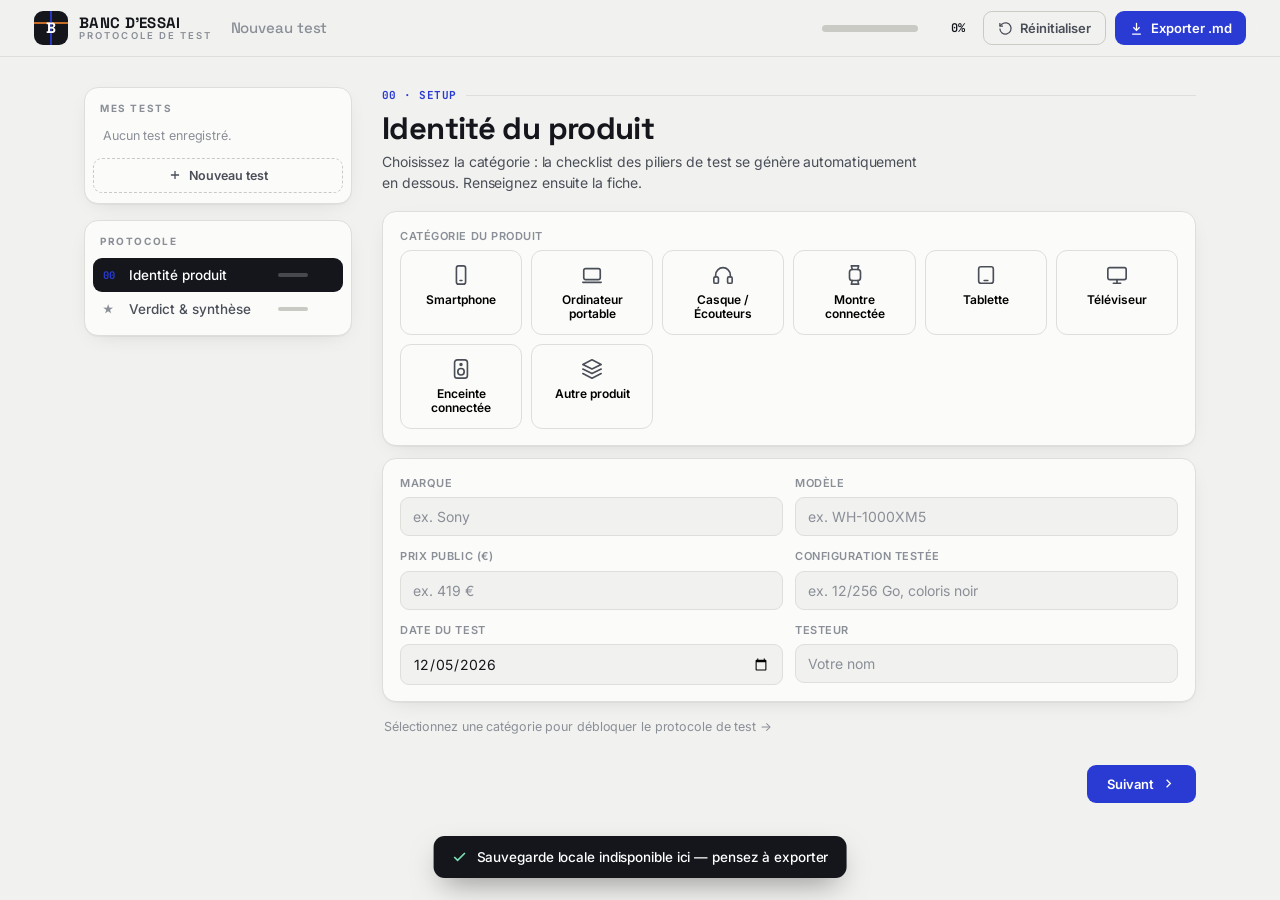
<file: banc-essai.html>
<!DOCTYPE html>
<html lang="fr">
<head>
<meta charset="UTF-8">
<meta name="viewport" content="width=device-width, initial-scale=1.0">
<title>Banc d'essai — Préparation de test</title>
<link rel="preconnect" href="https://fonts.googleapis.com">
<link rel="preconnect" href="https://fonts.gstatic.com" crossorigin>
<link href="https://fonts.googleapis.com/css2?family=Space+Grotesk:wght@400;500;600;700&family=Inter:wght@400;450;500;600&family=JetBrains+Mono:wght@400;500;700&display=swap" rel="stylesheet">
<style>
  :root{
    --paper:#F1F2EF;
    --card:#FBFBF9;
    --ink:#14161C;
    --ink-soft:#4A4E58;
    --ink-faint:#8A8E97;
    --line:#DEDFDA;
    --line-strong:#C9CAC4;
    --accent:#2A3BD4;      /* ultramarine — signature */
    --accent-ink:#1B2AA6;
    --amber:#D9772B;       /* on aime moins / alerte */
    --green:#1C9B6A;       /* validé */
    --shadow:0 1px 0 rgba(20,22,28,.04), 0 6px 24px -12px rgba(20,22,28,.18);
    --radius:14px;
  }
  *{box-sizing:border-box;margin:0;padding:0}
  html{scroll-behavior:smooth}
  body{
    font-family:'Inter',system-ui,sans-serif;
    background:var(--paper);
    color:var(--ink);
    line-height:1.5;
    -webkit-font-smoothing:antialiased;
    letter-spacing:-.006em;
  }
  ::selection{background:var(--accent);color:#fff}
  .mono{font-family:'JetBrains Mono',monospace}
  .disp{font-family:'Space Grotesk',sans-serif}

  /* ---------- TOP BAR ---------- */
  header.topbar{
    position:sticky;top:0;z-index:40;
    background:rgba(241,242,239,.86);
    backdrop-filter:blur(12px);
    border-bottom:1px solid var(--line);
    padding:11px clamp(16px,3vw,34px);
    display:flex;align-items:center;gap:18px;
  }
  .brand{display:flex;align-items:center;gap:11px;flex-shrink:0}
  .brand .glyph{
    width:34px;height:34px;border-radius:9px;background:var(--ink);
    display:grid;place-items:center;position:relative;overflow:hidden;
  }
  .brand .glyph::before{
    content:"";position:absolute;inset:0;
    background:
      linear-gradient(90deg,transparent 46%,var(--accent) 46%,var(--accent) 54%,transparent 54%),
      linear-gradient(0deg,transparent 62%,var(--amber) 62%,var(--amber) 68%,transparent 68%);
    opacity:.9;
  }
  .brand .glyph b{position:relative;color:#fff;font-family:'Space Grotesk';font-weight:700;font-size:15px}
  .brand .wm{line-height:1.05}
  .brand .wm .t{font-family:'Space Grotesk';font-weight:700;font-size:15px;letter-spacing:.02em}
  .brand .wm .s{font-size:9.5px;letter-spacing:.22em;text-transform:uppercase;color:var(--ink-faint);font-weight:600}

  .topbar .ident{
    flex:1;min-width:0;display:flex;align-items:baseline;gap:10px;overflow:hidden;
  }
  .ident .prod{font-family:'Space Grotesk';font-weight:600;font-size:15px;white-space:nowrap;overflow:hidden;text-overflow:ellipsis}
  .ident .prod .ph{color:var(--ink-faint);font-weight:500}
  .ident .cat{font-size:11px;color:var(--ink-faint);white-space:nowrap}

  .prog{display:flex;align-items:center;gap:9px;flex-shrink:0}
  .prog .bar{width:96px;height:7px;border-radius:20px;background:var(--line-strong);overflow:hidden}
  .prog .bar i{display:block;height:100%;width:0;background:linear-gradient(90deg,var(--accent),var(--accent-ink));transition:width .35s ease}
  .prog .pct{font-family:'JetBrains Mono';font-size:12px;font-weight:600;min-width:38px;text-align:right}

  .actions{display:flex;gap:9px;flex-shrink:0}
  button{font-family:inherit;cursor:pointer;border:none;transition:.14s}
  .btn{
    padding:8px 14px;border-radius:9px;font-size:13px;font-weight:600;
    display:inline-flex;align-items:center;gap:7px;
  }
  .btn.ghost{background:transparent;border:1px solid var(--line-strong);color:var(--ink-soft)}
  .btn.ghost:hover{border-color:var(--ink-soft);color:var(--ink)}
  .btn.solid{background:var(--accent);color:#fff}
  .btn.solid:hover{background:var(--accent-ink)}
  .btn svg{width:15px;height:15px}

  /* ---------- LAYOUT ---------- */
  .wrap{display:grid;grid-template-columns:268px 1fr;gap:clamp(16px,2.4vw,30px);
    max-width:1180px;margin:0 auto;padding:clamp(16px,2.6vw,30px) clamp(16px,3vw,34px) 90px;}

  /* ---------- SIDE NAV ---------- */
  aside{position:sticky;top:74px;align-self:start;height:fit-content}
  .navcard{background:var(--card);border:1px solid var(--line);border-radius:var(--radius);box-shadow:var(--shadow);overflow:hidden;margin-bottom:16px}
  .navcard h3{font-size:10px;letter-spacing:.16em;text-transform:uppercase;color:var(--ink-faint);font-weight:700;padding:13px 15px 7px}
  .navlist{padding:2px 8px 9px}
  .navitem{
    width:100%;text-align:left;background:transparent;border-radius:9px;
    padding:9px 10px;display:flex;align-items:center;gap:10px;color:var(--ink-soft);
    font-size:13.5px;font-weight:500;position:relative;
  }
  .navitem:hover{background:var(--paper)}
  .navitem.active{background:var(--ink);color:#fff}
  .navitem.active .idx{color:var(--accent)}
  .navitem.active .gge{background:rgba(255,255,255,.22)}
  .navitem .idx{font-family:'JetBrains Mono';font-size:10.5px;font-weight:700;color:var(--ink-faint);width:16px;flex-shrink:0}
  .navitem .lab{flex:1;white-space:nowrap;overflow:hidden;text-overflow:ellipsis}
  .navitem .gge{width:30px;height:4px;border-radius:20px;background:var(--line-strong);overflow:hidden;flex-shrink:0}
  .navitem .gge i{display:block;height:100%;background:var(--green);width:0;transition:width .3s}
  .navitem.active .gge i{background:#fff}
  .navitem .chk{width:15px;height:15px;flex-shrink:0;opacity:0;transition:.2s}
  .navitem.done .chk{opacity:1;color:var(--green)}
  .navitem.active.done .chk{color:#7CE0B5}
  .navitem.done .gge{display:none}

  .drafts .navlist{padding:2px 8px 6px}
  .draftitem{width:100%;text-align:left;background:transparent;border-radius:9px;padding:8px 10px;display:flex;flex-direction:column;gap:2px}
  .draftitem:hover{background:var(--paper)}
  .draftitem.active{background:var(--paper);box-shadow:inset 0 0 0 1.5px var(--accent)}
  .draftitem .dt{font-size:12.5px;font-weight:600;color:var(--ink);white-space:nowrap;overflow:hidden;text-overflow:ellipsis}
  .draftitem .dm{font-size:10.5px;color:var(--ink-faint);font-family:'JetBrains Mono'}
  .draftrow{display:flex;align-items:center;gap:6px}
  .draftrow .del{margin-left:auto;opacity:0;background:transparent;color:var(--ink-faint);padding:3px;border-radius:6px;line-height:0}
  .draftitem:hover .del{opacity:1}
  .draftrow .del:hover{color:var(--amber);background:var(--paper)}
  .newbtn{width:calc(100% - 16px);margin:0 8px 10px;padding:9px;border-radius:9px;border:1px dashed var(--line-strong);
    background:transparent;color:var(--ink-soft);font-size:12.5px;font-weight:600;display:flex;align-items:center;justify-content:center;gap:7px}
  .newbtn:hover{border-color:var(--accent);color:var(--accent)}

  /* ---------- MAIN ---------- */
  main{min-width:0}
  section.step{display:none;animation:fade .28s ease}
  section.step.on{display:block}
  @keyframes fade{from{opacity:0;transform:translateY(6px)}to{opacity:1;transform:none}}

  .stephead{margin-bottom:18px}
  .eyebrow{display:flex;align-items:center;gap:10px;margin-bottom:8px}
  .eyebrow .n{font-family:'JetBrains Mono';font-size:11px;font-weight:700;color:var(--accent);letter-spacing:.04em}
  .eyebrow .rule{height:1px;flex:1;background:var(--line)}
  .eyebrow .cnt{font-family:'JetBrains Mono';font-size:10.5px;color:var(--ink-faint)}
  .stephead h1{font-family:'Space Grotesk';font-size:clamp(23px,3.4vw,31px);font-weight:700;letter-spacing:-.02em;line-height:1.08}
  .stephead p.sub{color:var(--ink-soft);font-size:14px;margin-top:6px;max-width:60ch}

  /* fields */
  .field{background:var(--card);border:1px solid var(--line);border-radius:var(--radius);box-shadow:var(--shadow);padding:16px 17px;margin-bottom:12px;transition:border-color .2s}
  .field.filled{border-color:#B9D9C9}
  .field .fh{display:flex;align-items:flex-start;gap:12px;margin-bottom:9px}
  .field .fcode{font-family:'JetBrains Mono';font-size:10px;font-weight:700;color:var(--ink-faint);background:var(--paper);border:1px solid var(--line);padding:3px 6px;border-radius:6px;flex-shrink:0;margin-top:1px}
  .field.filled .fcode{color:var(--green);border-color:#B9D9C9;background:#EEF7F2}
  .field .fmeta{flex:1;min-width:0}
  .field .flab{font-family:'Space Grotesk';font-weight:600;font-size:15px;line-height:1.25}
  .field .fhint{font-size:12.5px;color:var(--ink-soft);margin-top:3px;line-height:1.45}
  .field .fhint b{color:var(--amber);font-weight:600}
  .rate{display:flex;gap:4px;flex-shrink:0}
  .rate button{width:22px;height:22px;border-radius:6px;background:var(--paper);border:1px solid var(--line);font-family:'JetBrains Mono';font-size:11px;font-weight:600;color:var(--ink-faint);line-height:0}
  .rate button:hover{border-color:var(--accent)}
  .rate button.sel{background:var(--accent);border-color:var(--accent);color:#fff}
  textarea,input,select{font-family:inherit;font-size:14px;color:var(--ink);width:100%;background:var(--paper);border:1px solid var(--line);border-radius:9px;padding:10px 12px;transition:.15s}
  textarea:focus,input:focus,select:focus{outline:none;border-color:var(--accent);background:#fff;box-shadow:0 0 0 3px rgba(42,59,212,.1)}
  textarea{resize:vertical;min-height:58px;line-height:1.5}
  textarea::placeholder,input::placeholder{color:var(--ink-faint)}

  /* identity grid */
  .idgrid{display:grid;grid-template-columns:repeat(2,1fr);gap:12px}
  .idgrid .cell.full{grid-column:1/-1}
  label.lbl{display:block;font-size:11px;font-weight:600;letter-spacing:.05em;text-transform:uppercase;color:var(--ink-faint);margin-bottom:6px}
  .catgrid{display:grid;grid-template-columns:repeat(auto-fill,minmax(112px,1fr));gap:9px;margin-top:2px}
  .catchip{background:var(--card);border:1.5px solid var(--line);border-radius:11px;padding:13px 10px;display:flex;flex-direction:column;align-items:center;gap:7px;text-align:center;transition:.15s}
  .catchip:hover{border-color:var(--line-strong);transform:translateY(-1px)}
  .catchip.sel{border-color:var(--accent);background:#fff;box-shadow:0 0 0 3px rgba(42,59,212,.1)}
  .catchip svg{width:22px;height:22px;color:var(--ink-soft)}
  .catchip.sel svg{color:var(--accent)}
  .catchip span{font-size:12px;font-weight:600;line-height:1.15}

  /* synthèse */
  .synthgrid{display:grid;grid-template-columns:1fr 1fr;gap:12px;margin-bottom:12px}
  .likecard{background:var(--card);border:1px solid var(--line);border-radius:var(--radius);box-shadow:var(--shadow);padding:15px 16px}
  .likecard h4{font-family:'Space Grotesk';font-size:14px;font-weight:600;display:flex;align-items:center;gap:8px;margin-bottom:11px}
  .likecard.pos h4 .dot{color:var(--green)}
  .likecard.neg h4 .dot{color:var(--amber)}
  .chips{display:flex;flex-wrap:wrap;gap:6px;margin-bottom:10px}
  .chip{display:inline-flex;align-items:center;gap:6px;font-size:12.5px;font-weight:500;padding:5px 8px 5px 10px;border-radius:20px;background:var(--paper);border:1px solid var(--line)}
  .likecard.pos .chip{border-color:#B9D9C9;background:#EEF7F2}
  .likecard.neg .chip{border-color:#F0D6BE;background:#FBF1E7}
  .chip button{background:transparent;line-height:0;color:var(--ink-faint);padding:0}
  .chip button:hover{color:var(--amber)}
  .addrow{display:flex;gap:7px}
  .addrow input{font-size:13px;padding:8px 10px}
  .addrow button{flex-shrink:0;width:36px;border-radius:8px;background:var(--ink);color:#fff;font-size:17px;line-height:0}
  .addrow button:hover{background:var(--accent)}

  .verdictcard{background:var(--card);border:1px solid var(--line);border-radius:var(--radius);box-shadow:var(--shadow);padding:16px 17px;margin-bottom:12px}
  .verdictcard .flab{font-family:'Space Grotesk';font-weight:600;font-size:15px;margin-bottom:9px}
  .scorewrap{display:flex;align-items:center;gap:14px;flex-wrap:wrap}
  .scorebtns{display:flex;gap:5px;flex-wrap:wrap}
  .scorebtns button{min-width:40px;padding:9px 6px;border-radius:8px;background:var(--paper);border:1px solid var(--line);font-family:'JetBrains Mono';font-weight:700;font-size:13px;color:var(--ink-soft)}
  .scorebtns button:hover{border-color:var(--accent)}
  .scorebtns button.sel{background:var(--accent);border-color:var(--accent);color:#fff}
  .scoreval{font-family:'Space Grotesk';font-weight:700;font-size:30px;letter-spacing:-.02em}
  .scoreval small{font-size:15px;color:var(--ink-faint);font-weight:500}

  /* footer nav */
  .stepnav{display:flex;justify-content:space-between;align-items:center;margin-top:20px;gap:12px}
  .stepnav .btn.solid.wide{padding:11px 20px}
  .stepnav .prevb{background:transparent;color:var(--ink-soft);border:1px solid var(--line-strong);padding:10px 16px;border-radius:9px;font-size:13px;font-weight:600;display:inline-flex;gap:7px;align-items:center}
  .stepnav .prevb:hover{border-color:var(--ink-soft);color:var(--ink)}
  .stepnav .prevb.hidden{visibility:hidden}

  /* modal */
  .modal{position:fixed;inset:0;z-index:60;background:rgba(20,22,28,.5);backdrop-filter:blur(4px);display:none;align-items:center;justify-content:center;padding:20px;animation:fade .2s}
  .modal.on{display:flex}
  .modalbox{background:var(--card);border-radius:16px;box-shadow:0 20px 60px -20px rgba(0,0,0,.4);width:min(720px,100%);max-height:86vh;display:flex;flex-direction:column;overflow:hidden}
  .modalhead{padding:16px 20px;border-bottom:1px solid var(--line);display:flex;align-items:center;gap:12px}
  .modalhead h3{font-family:'Space Grotesk';font-size:16px;font-weight:700;flex:1}
  .modalhead .x{background:var(--paper);border-radius:8px;padding:6px;line-height:0;color:var(--ink-soft)}
  .modalhead .x:hover{background:var(--line)}
  .modalbody{padding:16px 20px;overflow:auto}
  .modalbody textarea{min-height:300px;font-family:'JetBrains Mono';font-size:12px;line-height:1.6;background:var(--paper)}
  .modalfoot{padding:14px 20px;border-top:1px solid var(--line);display:flex;gap:9px;justify-content:flex-end;align-items:center}
  .modalfoot .hint{font-size:12px;color:var(--ink-faint);margin-right:auto}

  /* toast */
  .toast{position:fixed;bottom:22px;left:50%;transform:translateX(-50%) translateY(20px);z-index:80;
    background:var(--ink);color:#fff;padding:11px 18px;border-radius:11px;font-size:13.5px;font-weight:500;
    box-shadow:0 12px 30px -10px rgba(0,0,0,.5);opacity:0;pointer-events:none;transition:.28s;display:flex;align-items:center;gap:9px}
  .toast.on{opacity:1;transform:translateX(-50%) translateY(0)}
  .toast svg{width:16px;height:16px;color:#7CE0B5}

  .empty{color:var(--ink-faint);font-size:12.5px;padding:4px 2px 8px}

  @media(max-width:860px){
    .wrap{grid-template-columns:1fr;padding-bottom:80px}
    aside{position:static;order:2}
    .navcard.pillars{order:-1}
    .prog{display:none}
    .topbar .ident{display:none}
    .idgrid,.synthgrid{grid-template-columns:1fr}
  }
  @media(max-width:480px){
    .actions .btn.ghost span{display:none}
    .btn{padding:8px 11px}
  }
</style>
</head>
<body>

<header class="topbar">
  <div class="brand">
    <div class="glyph"><b>B</b></div>
    <div class="wm">
      <div class="t">BANC D'ESSAI</div>
      <div class="s">Protocole de test</div>
    </div>
  </div>
  <div class="ident">
    <span class="prod" id="identProd"><span class="ph">Nouveau test</span></span>
    <span class="cat" id="identCat"></span>
  </div>
  <div class="prog" title="Complétion du protocole">
    <div class="bar"><i id="progBar"></i></div>
    <span class="pct mono" id="progPct">0%</span>
  </div>
  <div class="actions">
    <button class="btn ghost" id="resetBtn" title="Repartir de zéro"><svg viewBox="0 0 24 24" fill="none" stroke="currentColor" stroke-width="2"><path d="M3 12a9 9 0 1 0 3-6.7L3 8"/><path d="M3 3v5h5"/></svg><span>Réinitialiser</span></button>
    <button class="btn solid" id="exportBtn"><svg viewBox="0 0 24 24" fill="none" stroke="currentColor" stroke-width="2"><path d="M12 3v12"/><path d="m7 10 5 5 5-5"/><path d="M5 21h14"/></svg>Exporter .md</button>
  </div>
</header>

<div class="wrap">
  <aside>
    <div class="navcard drafts">
      <h3>Mes tests</h3>
      <div class="navlist" id="draftList"></div>
      <button class="newbtn" id="newBtn"><svg width="14" height="14" viewBox="0 0 24 24" fill="none" stroke="currentColor" stroke-width="2.2"><path d="M12 5v14M5 12h14"/></svg>Nouveau test</button>
    </div>
    <div class="navcard pillars">
      <h3>Protocole</h3>
      <div class="navlist" id="stepNav"></div>
    </div>
  </aside>

  <main id="main"><!-- steps injected --></main>
</div>

<!-- Export modal -->
<div class="modal" id="modal">
  <div class="modalbox">
    <div class="modalhead">
      <h3>Notes de test — Markdown</h3>
      <button class="x" id="modalX"><svg width="16" height="16" viewBox="0 0 24 24" fill="none" stroke="currentColor" stroke-width="2"><path d="M18 6 6 18M6 6l12 12"/></svg></button>
    </div>
    <div class="modalbody">
      <textarea id="mdOut" spellcheck="false" readonly></textarea>
    </div>
    <div class="modalfoot">
      <span class="hint">À coller dans votre IA de rédaction, ou téléchargé en <b>.md</b>.</span>
      <button class="btn ghost" id="copyBtn"><svg viewBox="0 0 24 24" fill="none" stroke="currentColor" stroke-width="2"><rect x="9" y="9" width="11" height="11" rx="2"/><path d="M5 15V5a2 2 0 0 1 2-2h10"/></svg>Copier</button>
      <button class="btn solid" id="dlBtn"><svg viewBox="0 0 24 24" fill="none" stroke="currentColor" stroke-width="2"><path d="M12 3v12"/><path d="m7 10 5 5 5-5"/><path d="M5 21h14"/></svg>Télécharger</button>
    </div>
  </div>
</div>

<div class="toast" id="toast"><svg viewBox="0 0 24 24" fill="none" stroke="currentColor" stroke-width="2.5"><path d="M20 6 9 17l-5-5"/></svg><span id="toastMsg"></span></div>

<script>
/* =========================================================
   MODÈLE DE DONNÉES — catégories → piliers → champs
   Chaque champ : { code, label, hint }
   ========================================================= */
const ICONS = {
  smartphone:'<rect x="7" y="2" width="10" height="20" rx="2.5"/><path d="M11 18h2"/>',
  laptop:'<rect x="3" y="5" width="18" height="12" rx="2"/><path d="M2 20h20"/>',
  audio:'<path d="M4 14v-2a8 8 0 0 1 16 0v2"/><rect x="2" y="14" width="5" height="7" rx="1.5"/><rect x="17" y="14" width="5" height="7" rx="1.5"/>',
  watch:'<rect x="6" y="6" width="12" height="12" rx="3"/><path d="M9 6 8 2h8l-1 4M9 18l-1 4h8l-1-4"/>',
  tablet:'<rect x="4" y="3" width="16" height="18" rx="2.5"/><path d="M10 18h4"/>',
  tv:'<rect x="2" y="4" width="20" height="13" rx="2"/><path d="M8 21h8M12 17v4"/>',
  speaker:'<rect x="5" y="2" width="14" height="20" rx="3"/><circle cx="12" cy="15" r="3.5"/><circle cx="12" cy="7" r="1"/>',
  other:'<path d="M12 2 2 7l10 5 10-5-10-5Z"/><path d="m2 17 10 5 10-5M2 12l10 5 10-5"/>'
};

const CATEGORIES = {
  smartphone:{ label:"Smartphone", icon:ICONS.smartphone, pillars:[
    {name:"Design & Ergonomie", fields:[
      {label:"Matériaux & finition", hint:"Verre, métal, plastique ? Qualité d'assemblage, jeux dans les assemblages. <b>Piège : distinguer le ressenti premium du simple effet marketing.</b>"},
      {label:"Poids & équilibre", hint:"Pèse-t-il lourd en main ? Bon centre de gravité ? Comparez à un modèle connu du même segment."},
      {label:"Prise en main à une main", hint:"Atteint-on le haut de l'écran au pouce ? Bords glissants ? Tenue avec/sans coque."},
      {label:"Boutons & tranches", hint:"Course des boutons, position, bouton d'action éventuel. Tiroir SIM, port USB-C."},
      {label:"Résistance & robustesse", hint:"Indice IP (eau/poussière), type de verre, résistance aux rayures. <b>Ne jamais affirmer sans la fiche technique.</b>"},
    ]},
    {name:"Écran", fields:[
      {label:"Technologie & définition", hint:"OLED / LCD, taille en pouces, définition. Piqué à l'usage."},
      {label:"Taux de rafraîchissement", hint:"60/90/120 Hz, adaptatif (LTPO) ? <b>Vérifiez qu'il tient réellement le 120 Hz partout, pas qu'en réglages.</b>"},
      {label:"Luminosité en plein soleil", hint:"Lisible dehors ? Testez en extérieur, pas seulement en intérieur. Notez le pic annoncé vs ressenti."},
      {label:"Colorimétrie & modes", hint:"Couleurs justes ou saturées ? Profils disponibles, température, always-on display."},
      {label:"Tactile & fluidité", hint:"Réactivité, rejet de paume, sensibilité avec doigts humides."},
    ]},
    {name:"Performances", fields:[
      {label:"Puce (SoC) & mémoire", hint:"Processeur, RAM, variante testée. Positionnement (entrée / milieu / haut de gamme)."},
      {label:"Fluidité au quotidien", hint:"Navigation, multitâche, ouverture d'apps. Micro-ralentissements ?"},
      {label:"Jeu & charge lourde", hint:"Testez un jeu exigeant 15-20 min. Framerate stable ? <b>Mesurez sur la durée, pas 2 minutes.</b>"},
      {label:"Chauffe & throttling", hint:"Le dos chauffe-t-il ? Perte de performance après effort prolongé ? Où se situe le point chaud ?"},
      {label:"Stockage & débit", hint:"Capacité, extensible ? Rapidité d'écriture (transferts, install de jeux)."},
    ]},
    {name:"Photo & Vidéo", fields:[
      {label:"Capteur principal — jour", hint:"Piqué, dynamique, colorimétrie en bonne lumière. Traitement trop agressif ?"},
      {label:"Ultra grand-angle", hint:"Distorsion sur les bords, cohérence des couleurs avec le principal."},
      {label:"Zoom / téléobjectif", hint:"Zoom optique vs numérique. À partir de quel niveau ça décroche ?"},
      {label:"Mode nuit", hint:"Bruit, temps de pose, lissage. Testez en très faible lumière ET en éclairage urbain."},
      {label:"Portrait & frontal", hint:"Détourage, bokeh naturel ? Qualité du selfie, mode vidéo frontal."},
      {label:"Vidéo & stabilisation", hint:"Définitions/fps dispo, stabilisation en marchant, gestion des transitions de lumière."},
    ]},
    {name:"Autonomie & Charge", fields:[
      {label:"Endurance (usage réel)", hint:"Tenez une journée type et notez le % restant au coucher. <b>Précisez votre usage (écran, réseau) pour être crédible.</b>"},
      {label:"Écran allumé (SoT)", hint:"Heures d'écran allumé obtenues. Indiquez la luminosité et le réseau utilisés."},
      {label:"Charge filaire", hint:"Puissance, chargeur fourni ? Temps mesuré 0→50 % et 0→100 %."},
      {label:"Charge sans fil / inversée", hint:"Compatible Qi ? Puissance, présence de charge inversée."},
    ]},
    {name:"Logiciel & Écosystème", fields:[
      {label:"OS & version", hint:"Android/iOS, version à la sortie, surcouche du constructeur."},
      {label:"Personnalisation & fluidité logicielle", hint:"Options de thème, cohérence de l'interface, animations."},
      {label:"Suivi des mises à jour", hint:"Nombre d'années d'MAJ Android + de sécurité promises. <b>Argument clé pour la durée de vie.</b>"},
      {label:"Bloatware & publicités", hint:"Applications préinstallées imposées ? Pubs dans le système ?"},
      {label:"Fonctions IA", hint:"Outils d'IA embarqués (photo, texte, traduction). Utiles ou gadgets ? En local ou dans le cloud ?"},
    ]},
    {name:"Audio & Connectivité", fields:[
      {label:"Haut-parleurs", hint:"Stéréo ? Puissance, distorsion à fort volume, présence de basses."},
      {label:"Micros & appels", hint:"Voix claire pour l'interlocuteur ? Réduction du bruit ambiant en appel."},
      {label:"Réseau & 5G", hint:"Tenue du réseau, qualité de réception dans les zones faibles, double SIM/eSIM."},
      {label:"Wi-Fi / Bluetooth / NFC", hint:"Normes supportées, stabilité, paiement sans contact."},
      {label:"Biométrie", hint:"Empreinte (sous écran/latérale) et/ou visage. Rapidité et fiabilité au quotidien."},
    ]},
  ]},

  laptop:{ label:"Ordinateur portable", icon:ICONS.laptop, pillars:[
    {name:"Design & Châssis", fields:[
      {label:"Matériaux & robustesse", hint:"Alu, magnésium, plastique ? Rigidité du capot et du clavier (flex)."},
      {label:"Format & poids", hint:"Poids, épaisseur, transportabilité au quotidien."},
      {label:"Finition & ouverture", hint:"Qualité des charnières, ouverture à une main, points de faiblesse."},
    ]},
    {name:"Écran", fields:[
      {label:"Dalle & définition", hint:"IPS/OLED/Mini-LED, définition, mat ou brillant, taux de rafraîchissement."},
      {label:"Luminosité & couleurs", hint:"Luminosité (nits), couverture colorimétrique (sRGB/DCI-P3), usage extérieur."},
      {label:"Confort visuel", hint:"Reflets, scintillement (PWM), bords/encoches."},
    ]},
    {name:"Clavier & Touchpad", fields:[
      {label:"Frappe", hint:"Course des touches, retour, bruit, disposition. Rétroéclairage."},
      {label:"Touchpad", hint:"Taille, glisse, précision, clic. Présence de pavé tactile haptique."},
    ]},
    {name:"Performances", fields:[
      {label:"Processeur & GPU", hint:"CPU, carte graphique, RAM/SSD de la config testée."},
      {label:"Puissance soutenue", hint:"Performance sur charge longue (rendu, compilation). Gestion thermique."},
      {label:"Nuisances sonores & chauffe", hint:"Ventilateurs audibles ? Zones chaudes (repose-poignets, dessous) ?"},
    ]},
    {name:"Autonomie & Charge", fields:[
      {label:"Autonomie réelle", hint:"Heures obtenues en usage bureautique/vidéo. <b>Précisez luminosité et scénario.</b>"},
      {label:"Charge", hint:"USB-C ou barillet, puissance, temps de charge, charge rapide."},
    ]},
    {name:"Connectique & Webcam", fields:[
      {label:"Ports", hint:"Nombre et type (USB-C/Thunderbolt, HDMI, jack, lecteur SD). Suffisant sans dock ?"},
      {label:"Webcam & micros", hint:"Définition, qualité en visio, obturateur physique, Windows Hello."},
    ]},
    {name:"Logiciel", fields:[
      {label:"Système & logiciels préinstallés", hint:"OS, utilitaires du constructeur utiles ou envahissants, bloatware."},
    ]},
  ]},

  audio:{ label:"Casque / Écouteurs", icon:ICONS.audio, pillars:[
    {name:"Design & Confort", fields:[
      {label:"Confort longue durée", hint:"Points de pression après 1-2 h. Poids, maintien à l'effort (intra)."},
      {label:"Construction & finition", hint:"Matériaux, robustesse de l'arceau/tiges, boîtier de charge (intra)."},
      {label:"Commandes", hint:"Tactiles ou physiques ? Précision, faux contacts."},
    ]},
    {name:"Qualité audio", fields:[
      {label:"Signature sonore", hint:"Basses/médiums/aigus. Neutre ou marqué ? Testez plusieurs styles musicaux."},
      {label:"Scène & détails", hint:"Spatialisation, séparation des instruments, restitution des détails."},
      {label:"Codecs & Hi-Res", hint:"SAC/AAC/aptX/LDAC (LDAC = codec haute résolution Bluetooth). Différence audible ?"},
    ]},
    {name:"Réduction de bruit (ANC)", fields:[
      {label:"Efficacité de l'ANC", hint:"Testez transports, bureau, rue. <b>ANC = suppression active du bruit ; jugez sur les graves et les voix.</b>"},
      {label:"Mode transparence", hint:"Naturel ou artificiel ? Utile pour les annonces/conversations ?"},
      {label:"Confort acoustique", hint:"Sensation de pression, souffle de l'ANC."},
    ]},
    {name:"Micro & Appels", fields:[
      {label:"Qualité en appel", hint:"Voix claire ? Réduction du bruit de fond (vent, café). Faites un vrai appel test."},
    ]},
    {name:"Autonomie & Charge", fields:[
      {label:"Autonomie annoncée vs réelle", hint:"Avec/sans ANC. Recharges via boîtier (intra)."},
      {label:"Charge", hint:"Charge rapide (X h en Y min), sans fil, USB-C."},
    ]},
    {name:"App & Connectivité", fields:[
      {label:"Application & réglages", hint:"Égaliseur, mises à jour, personnalisation des commandes."},
      {label:"Bluetooth & multipoint", hint:"Stabilité, portée, connexion à deux appareils (multipoint), latence en vidéo/jeu."},
    ]},
  ]},

  watch:{ label:"Montre connectée", icon:ICONS.watch, pillars:[
    {name:"Design & Écran", fields:[
      {label:"Boîtier & bracelet", hint:"Matériaux, poids, confort jour et nuit, choix de bracelets."},
      {label:"Écran", hint:"Technologie, luminosité au soleil, always-on, lisibilité."},
    ]},
    {name:"Suivi santé & sport", fields:[
      {label:"Capteurs santé", hint:"Fréquence cardiaque, SpO2, ECG, température. <b>Ne présentez jamais comme dispositif médical.</b>"},
      {label:"Précision GPS & cardio", hint:"Comparez à une ceinture/appli de référence sur une sortie réelle."},
      {label:"Suivi du sommeil", hint:"Détail des phases, cohérence, confort au poignet la nuit."},
    ]},
    {name:"Logiciel & Apps", fields:[
      {label:"OS & fluidité", hint:"Système, réactivité, gestion des notifications."},
      {label:"Écosystème d'apps", hint:"Catalogue, cadrans, dépendance au smartphone/à la marque."},
    ]},
    {name:"Autonomie", fields:[
      {label:"Autonomie réelle", hint:"Jours tenus avec always-on et suivi activé. Temps de charge."},
    ]},
    {name:"Connectivité", fields:[
      {label:"Connexions", hint:"Bluetooth, Wi-Fi, LTE/eSIM, NFC (paiement), appairage."},
    ]},
  ]},

  tablet:{ label:"Tablette", icon:ICONS.tablet, pillars:[
    {name:"Design & Écran", fields:[
      {label:"Format & construction", hint:"Poids, tenue en main, finitions, bordures."},
      {label:"Écran", hint:"Dalle, définition, luminosité, taux de rafraîchissement, qualité pour la vidéo."},
    ]},
    {name:"Performances", fields:[
      {label:"Puissance", hint:"Puce, RAM, fluidité, jeu et création (retouche, dessin)."},
    ]},
    {name:"Autonomie", fields:[
      {label:"Autonomie", hint:"Heures en lecture vidéo, charge."},
    ]},
    {name:"Accessoires", fields:[
      {label:"Stylet & clavier", hint:"Latence du stylet, confort du clavier, prix des accessoires (souvent en option)."},
    ]},
    {name:"Logiciel", fields:[
      {label:"OS & multitâche", hint:"Optimisation grand écran, fenêtrage, suivi des mises à jour, bloatware."},
    ]},
    {name:"Audio & Connectivité", fields:[
      {label:"Son & connexions", hint:"Haut-parleurs, jack, USB-C, Wi-Fi/5G, accessoires magnétiques."},
    ]},
  ]},

  tv:{ label:"Téléviseur", icon:ICONS.tv, pillars:[
    {name:"Image", fields:[
      {label:"Technologie de dalle", hint:"OLED/QLED/LCD, définition, luminosité, gestion des noirs."},
      {label:"HDR & couleurs", hint:"Formats HDR (Dolby Vision, HDR10+), volume colorimétrique, précision."},
      {label:"Reflets & angles", hint:"Traitement antireflet, tenue des couleurs de côté, uniformité."},
    ]},
    {name:"Gaming", fields:[
      {label:"Fonctions jeu", hint:"120 Hz, VRR, ALLM, input lag mesuré, nombre de ports HDMI 2.1."},
    ]},
    {name:"Son", fields:[
      {label:"Audio intégré", hint:"Puissance, dialogues, basses. Besoin d'une barre de son ?"},
    ]},
    {name:"Système & Apps", fields:[
      {label:"Interface & applications", hint:"OS TV, fluidité, catalogue d'apps, pubs, télécommande."},
    ]},
    {name:"Design & Connectique", fields:[
      {label:"Design & ports", hint:"Finesse, pied/fixation, nombre et type de ports, gestion des câbles."},
    ]},
  ]},

  speaker:{ label:"Enceinte connectée", icon:ICONS.speaker, pillars:[
    {name:"Son", fields:[
      {label:"Signature & puissance", hint:"Équilibre, basses, distorsion à fort volume, tenue de la pièce."},
      {label:"Spatialisation", hint:"Restitution stéréo, calibration automatique selon la pièce."},
    ]},
    {name:"Assistant & Micros", fields:[
      {label:"Reconnaissance vocale", hint:"Portée des micros, compréhension dans le bruit, assistant intégré."},
    ]},
    {name:"Connectivité", fields:[
      {label:"Connexions", hint:"Wi-Fi, Bluetooth, AirPlay/Chromecast, entrée ligne, multiroom."},
    ]},
    {name:"Design & App", fields:[
      {label:"Design & application", hint:"Finitions, commandes physiques, égaliseur et réglages dans l'app."},
    ]},
  ]},

  other:{ label:"Autre produit", icon:ICONS.other, pillars:[
    {name:"Design & Ergonomie", fields:[
      {label:"Construction & finition", hint:"Matériaux, qualité perçue, robustesse."},
      {label:"Prise en main", hint:"Facilité d'installation et d'utilisation au quotidien."},
    ]},
    {name:"Fonctionnalités", fields:[
      {label:"Fonctions clés", hint:"Ce que le produit promet : est-ce tenu ? Fonctions marquantes ou manquantes."},
    ]},
    {name:"Performances / Qualité", fields:[
      {label:"Efficacité", hint:"Le produit fait-il bien son travail ? Testez ses cas d'usage principaux et extrêmes."},
    ]},
    {name:"Autonomie / Consommables", fields:[
      {label:"Énergie & consommables", hint:"Autonomie, charge, coût et disponibilité des consommables éventuels."},
    ]},
    {name:"Logiciel / App", fields:[
      {label:"Application & mises à jour", hint:"Ergonomie de l'app compagnon, suivi logiciel, connectivité."},
    ]},
    {name:"Rapport qualité-prix", fields:[
      {label:"Positionnement", hint:"Prix face à la concurrence directe. Justifié ?"},
    ]},
  ]},
};

/* =========================================================
   ÉTAT & PERSISTANCE
   ========================================================= */
const $ = s => document.querySelector(s);
const store = { // wrapper tolérant : window.storage sinon mémoire
  mem:{},
  ok: (typeof window!=="undefined" && window.storage && typeof window.storage.get==="function"),
  async get(k){ if(!this.ok) return this.mem[k]??null; try{const r=await window.storage.get(k);return r?r.value:null;}catch(e){return null;} },
  async set(k,v){ if(!this.ok){this.mem[k]=v;return;} try{await window.storage.set(k,v);}catch(e){} },
  async del(k){ if(!this.ok){delete this.mem[k];return;} try{await window.storage.delete(k);}catch(e){} },
};
const IDX_KEY="be:index";
const ITEM=id=>"be:item:"+id;

let state=null, activeStep=0, saveTimer=null;

function blankState(){
  return { id:"t_"+Date.now().toString(36)+Math.random().toString(36).slice(2,6),
    category:null, marque:"", modele:"", prix:"", config:"", date:new Date().toISOString().slice(0,10),
    testeur:"", fields:{}, ratings:{}, likes:[], dislikes:[], verdict:"", pourqui:"", note:null,
    updated:Date.now() };
}
function pillarsOf(){ return state.category ? CATEGORIES[state.category].pillars : []; }
function fieldKey(p,f){ return "p"+p+"f"+f; }
function fieldCode(cat,p,f){
  const pref=(CATEGORIES[cat]?.label||"GEN").slice(0,3).toUpperCase().replace(/[^A-Z]/g,'X');
  return pref+"-"+String(p+1).padStart(2,'0')+String.fromCharCode(97+f).toUpperCase();
}

/* completion */
function pillarStats(pi){
  const p=pillarsOf()[pi]; let filled=0;
  p.fields.forEach((f,fi)=>{ if((state.fields[fieldKey(pi,fi)]||"").trim()) filled++; });
  return {filled,total:p.fields.length};
}
function totalPct(){
  const ps=pillarsOf(); if(!ps.length) return 0;
  let f=0,t=0; ps.forEach((_,pi)=>{const s=pillarStats(pi);f+=s.filled;t+=s.total;});
  const idFilled = state.marque.trim()&&state.modele.trim()?1:0;
  const synthFilled = (state.likes.length||state.dislikes.length||state.verdict.trim()||state.note!=null)?1:0;
  t+=2; f+=idFilled+synthFilled;
  return t?Math.round(f/t*100):0;
}

/* =========================================================
   RENDU
   ========================================================= */
function stepDefs(){
  // 0 = identité, 1..n = piliers, dernier = synthèse
  const defs=[{type:"ident",label:"Identité produit"}];
  pillarsOf().forEach((p,i)=>defs.push({type:"pillar",label:p.name,pi:i}));
  defs.push({type:"synth",label:"Verdict & synthèse"});
  return defs;
}

function renderNav(){
  const defs=stepDefs(), nav=$("#stepNav"); nav.innerHTML="";
  defs.forEach((d,i)=>{
    let done=false, ratio=0;
    if(d.type==="ident"){ done=!!(state.marque.trim()&&state.modele.trim()); ratio=done?1:0; }
    else if(d.type==="pillar"){ const s=pillarStats(d.pi); ratio=s.total?s.filled/s.total:0; done=ratio===1; }
    else { done=!!(state.verdict.trim()||state.note!=null||state.likes.length||state.dislikes.length); ratio=done?1:0; }
    const b=document.createElement("button");
    b.className="navitem"+(i===activeStep?" active":"")+(done?" done":"");
    b.innerHTML=`<span class="idx mono">${d.type==="ident"?"00":d.type==="synth"?"★":String(d.pi+1).padStart(2,'0')}</span>
      <span class="lab">${d.label}</span>
      <span class="gge"><i style="width:${Math.round(ratio*100)}%"></i></span>
      <svg class="chk" viewBox="0 0 24 24" fill="none" stroke="currentColor" stroke-width="2.6"><path d="M20 6 9 17l-5-5"/></svg>`;
    b.onclick=()=>{ activeStep=i; render(); window.scrollTo({top:0,behavior:'smooth'}); };
    nav.appendChild(b);
  });
}

function renderProgress(){
  const pct=totalPct();
  $("#progBar").style.width=pct+"%"; $("#progPct").textContent=pct+"%";
  const pr=$("#identProd"), pc=$("#identCat");
  if(state.marque.trim()||state.modele.trim()){
    pr.innerHTML=`${escapeHtml(state.marque)} ${escapeHtml(state.modele)}`.trim();
  } else pr.innerHTML='<span class="ph">Nouveau test</span>';
  pc.textContent=state.category?("· "+CATEGORIES[state.category].label):"";
}

function render(){
  const defs=stepDefs();
  if(activeStep>=defs.length) activeStep=defs.length-1;
  const d=defs[activeStep];
  const main=$("#main"); main.innerHTML="";
  const sec=document.createElement("section"); sec.className="step on";

  if(d.type==="ident") sec.innerHTML=identHTML();
  else if(d.type==="pillar") sec.innerHTML=pillarHTML(d.pi);
  else sec.innerHTML=synthHTML();

  sec.innerHTML+=stepnavHTML(defs.length);
  main.appendChild(sec);
  bindStep(d);
  bindStepnav();
  renderNav(); renderProgress();
}

function identHTML(){
  const cats=Object.entries(CATEGORIES).map(([k,v])=>
    `<button class="catchip${state.category===k?' sel':''}" data-cat="${k}">
      <svg viewBox="0 0 24 24" fill="none" stroke="currentColor" stroke-width="1.8" stroke-linecap="round" stroke-linejoin="round">${v.icon}</svg>
      <span>${v.label}</span></button>`).join("");
  const disabled = !state.category;
  return `<div class="stephead">
      <div class="eyebrow"><span class="n">00 · SETUP</span><span class="rule"></span></div>
      <h1>Identité du produit</h1>
      <p class="sub">Choisissez la catégorie : la checklist des piliers de test se génère automatiquement en dessous. Renseignez ensuite la fiche.</p>
    </div>
    <div class="field"><label class="lbl">Catégorie du produit</label><div class="catgrid">${cats}</div></div>
    <div class="field">
      <div class="idgrid">
        <div class="cell"><label class="lbl">Marque</label><input id="f_marque" placeholder="ex. Sony" value="${escapeAttr(state.marque)}"></div>
        <div class="cell"><label class="lbl">Modèle</label><input id="f_modele" placeholder="ex. WH-1000XM5" value="${escapeAttr(state.modele)}"></div>
        <div class="cell"><label class="lbl">Prix public (€)</label><input id="f_prix" placeholder="ex. 419 €" value="${escapeAttr(state.prix)}"></div>
        <div class="cell"><label class="lbl">Configuration testée</label><input id="f_config" placeholder="ex. 12/256 Go, coloris noir" value="${escapeAttr(state.config)}"></div>
        <div class="cell"><label class="lbl">Date du test</label><input id="f_date" type="date" value="${escapeAttr(state.date)}"></div>
        <div class="cell"><label class="lbl">Testeur</label><input id="f_testeur" placeholder="Votre nom" value="${escapeAttr(state.testeur)}"></div>
      </div>
    </div>
    ${disabled?'<p class="empty">Sélectionnez une catégorie pour débloquer le protocole de test →</p>':''}`;
}

function pillarHTML(pi){
  const p=pillarsOf()[pi], s=pillarStats(pi);
  const fields=p.fields.map((f,fi)=>{
    const key=fieldKey(pi,fi), val=state.fields[key]||"", rate=state.ratings[key]||null;
    const code=fieldCode(state.category,pi,fi);
    const rbtns=[1,2,3,4,5].map(n=>`<button data-rate="${key}" data-n="${n}" class="${rate===n?'sel':''}">${n}</button>`).join("");
    return `<div class="field${val.trim()?' filled':''}">
      <div class="fh">
        <span class="fcode">${code}</span>
        <div class="fmeta"><div class="flab">${f.label}</div><div class="fhint">${f.hint}</div></div>
        <div class="rate" title="Note du critère (1-5)">${rbtns}</div>
      </div>
      <textarea data-field="${key}" placeholder="Vos observations concrètes, chiffres, comparaisons…">${escapeHtml(val)}</textarea>
    </div>`;
  }).join("");
  return `<div class="stephead">
      <div class="eyebrow"><span class="n">${String(pi+1).padStart(2,'0')} · PILIER</span><span class="rule"></span><span class="cnt mono">${s.filled}/${s.total}</span></div>
      <h1>${p.name}</h1>
      <p class="sub">Notez des faits vérifiables : chaque observation nourrira une affirmation prouvée dans l'article.</p>
    </div>${fields}`;
}

function synthHTML(){
  const likes=state.likes.map((t,i)=>chipHTML(t,i,'like')).join("")||'<span class="empty">Aucun point fort ajouté.</span>';
  const dislikes=state.dislikes.map((t,i)=>chipHTML(t,i,'dislike')).join("")||'<span class="empty">Aucun point faible ajouté.</span>';
  const scores=[];for(let n=0;n<=10;n+=0.5){scores.push(`<button data-score="${n}" class="${state.note===n?'sel':''}">${n}</button>`);}
  return `<div class="stephead">
      <div class="eyebrow"><span class="n">★ · SYNTHÈSE</span><span class="rule"></span></div>
      <h1>Verdict & synthèse</h1>
      <p class="sub">Le condensé qui structurera la fiche : « On aime / On aime moins », note globale et recommandation.</p>
    </div>
    <div class="synthgrid">
      <div class="likecard pos"><h4><span class="dot">●</span> On aime</h4>
        <div class="chips" id="likeChips">${likes}</div>
        <div class="addrow"><input id="likeIn" placeholder="Ajouter un point fort…"><button data-add="like">+</button></div>
      </div>
      <div class="likecard neg"><h4><span class="dot">●</span> On aime moins</h4>
        <div class="chips" id="dislikeChips">${dislikes}</div>
        <div class="addrow"><input id="dislikeIn" placeholder="Ajouter un point faible…"><button data-add="dislike">+</button></div>
      </div>
    </div>
    <div class="verdictcard">
      <div class="flab">Note globale</div>
      <div class="scorewrap">
        <div class="scoreval">${state.note!=null?state.note:'—'}<small>/10</small></div>
        <div class="scorebtns">${scores}</div>
      </div>
    </div>
    <div class="verdictcard">
      <div class="flab">Verdict — faut-il l'acheter&nbsp;?</div>
      <textarea id="f_verdict" placeholder="Votre conclusion argumentée : promesse tenue ou non, à qui vous le conseillez et pourquoi.">${escapeHtml(state.verdict)}</textarea>
    </div>
    <div class="verdictcard">
      <div class="flab">Pour quel profil&nbsp;?</div>
      <textarea id="f_pourqui" placeholder="ex. Idéal pour les grands voyageurs cherchant la meilleure réduction de bruit ; à éviter pour les audiophiles nomades sur petit budget.">${escapeHtml(state.pourqui)}</textarea>
    </div>`;
}

function chipHTML(t,i,kind){ return `<span class="chip">${escapeHtml(t)}<button data-remove="${kind}" data-i="${i}"><svg width="12" height="12" viewBox="0 0 24 24" fill="none" stroke="currentColor" stroke-width="2.5"><path d="M18 6 6 18M6 6l12 12"/></svg></button></span>`; }

function stepnavHTML(total){
  const prevHidden=activeStep===0?' hidden':'';
  const last=activeStep===total-1;
  return `<div class="stepnav">
    <button class="prevb${prevHidden}" data-nav="prev"><svg width="15" height="15" viewBox="0 0 24 24" fill="none" stroke="currentColor" stroke-width="2"><path d="m15 18-6-6 6-6"/></svg>Précédent</button>
    ${last
      ? `<button class="btn solid wide" data-nav="export"><svg viewBox="0 0 24 24" fill="none" stroke="currentColor" stroke-width="2"><path d="M12 3v12"/><path d="m7 10 5 5 5-5"/><path d="M5 21h14"/></svg>Générer le fichier .md</button>`
      : `<button class="btn solid wide" data-nav="next">Suivant<svg viewBox="0 0 24 24" fill="none" stroke="currentColor" stroke-width="2"><path d="m9 18 6-6-6-6"/></svg></button>`}
  </div>`;
}

/* =========================================================
   BINDINGS
   ========================================================= */
function bindStep(d){
  if(d.type==="ident"){
    document.querySelectorAll("[data-cat]").forEach(b=>b.onclick=()=>{
      const c=b.dataset.cat;
      if(state.category!==c){ state.category=c; }
      touch(); render();
    });
    bindInput("#f_marque","marque"); bindInput("#f_modele","modele");
    bindInput("#f_prix","prix"); bindInput("#f_config","config");
    bindInput("#f_date","date"); bindInput("#f_testeur","testeur");
  }
  else if(d.type==="pillar"){
    document.querySelectorAll("textarea[data-field]").forEach(t=>{
      t.oninput=()=>{ state.fields[t.dataset.field]=t.value; t.closest('.field').classList.toggle('filled',!!t.value.trim()); touch(true); };
    });
    document.querySelectorAll("[data-rate]").forEach(b=>b.onclick=()=>{
      const k=b.dataset.rate,n=+b.dataset.n;
      state.ratings[k]= state.ratings[k]===n?null:n;
      document.querySelectorAll(`[data-rate="${k}"]`).forEach(x=>x.classList.toggle('sel',+x.dataset.n===state.ratings[k]));
      touch();
    });
  }
  else if(d.type==="synth"){
    document.querySelectorAll("[data-add]").forEach(b=>b.onclick=()=>addChip(b.dataset.add));
    ["like","dislike"].forEach(kind=>{ const inp=$("#"+kind+"In"); if(inp) inp.onkeydown=e=>{if(e.key==="Enter"){e.preventDefault();addChip(kind);}};});
    document.querySelectorAll("[data-remove]").forEach(b=>b.onclick=()=>{
      const arr=b.dataset.remove==="like"?state.likes:state.dislikes; arr.splice(+b.dataset.i,1); touch(); render();
    });
    document.querySelectorAll("[data-score]").forEach(b=>b.onclick=()=>{
      const v=parseFloat(b.dataset.score); state.note = state.note===v?null:v; touch(); render();
    });
    bindInput("#f_verdict","verdict"); bindInput("#f_pourqui","pourqui");
  }
}
function bindInput(sel,key){ const el=$(sel); if(!el) return; el.oninput=()=>{ state[key]=el.value; touch(true);
  if(key==="marque"||key==="modele"||key==="category") renderProgress(); }; }
function addChip(kind){
  const inp=$("#"+kind+"In"); const v=inp.value.trim(); if(!v) return;
  (kind==="like"?state.likes:state.dislikes).push(v); inp.value=""; touch(); render();
  const nx=$("#"+kind+"In"); if(nx) nx.focus();
}
function bindStepnav(){
  document.querySelectorAll("[data-nav]").forEach(b=>b.onclick=()=>{
    const a=b.dataset.nav, total=stepDefs().length;
    if(a==="prev"&&activeStep>0){activeStep--;render();window.scrollTo({top:0,behavior:'smooth'});}
    else if(a==="next"&&activeStep<total-1){activeStep++;render();window.scrollTo({top:0,behavior:'smooth'});}
    else if(a==="export"){openExport();}
  });
}

/* =========================================================
   SAUVEGARDE (debounce) + LISTE DES TESTS
   ========================================================= */
function touch(debounced){
  state.updated=Date.now();
  if(debounced){ clearTimeout(saveTimer); saveTimer=setTimeout(persist,500); }
  else persist();
  if(!debounced){ renderNav(); renderProgress(); }
}
async function persist(){
  await store.set(ITEM(state.id), JSON.stringify(state));
  let idx=await loadIndex();
  const title=(state.marque||state.modele)?`${state.marque} ${state.modele}`.trim():"Test sans titre";
  const cat=state.category?CATEGORIES[state.category].label:"—";
  const e={id:state.id,title,cat,updated:state.updated};
  const i=idx.findIndex(x=>x.id===state.id);
  if(i>=0) idx[i]=e; else idx.unshift(e);
  idx.sort((a,b)=>b.updated-a.updated);
  await store.set(IDX_KEY, JSON.stringify(idx));
  renderDrafts(idx);
}
async function loadIndex(){ const raw=await store.get(IDX_KEY); try{return raw?JSON.parse(raw):[];}catch(e){return [];} }

function renderDrafts(idx){
  const list=$("#draftList");
  if(!idx.length){ list.innerHTML='<p class="empty" style="padding:2px 10px 6px">Aucun test enregistré.</p>'; return; }
  list.innerHTML=idx.map(e=>`
    <div class="draftrow">
      <button class="draftitem${e.id===state.id?' active':''}" data-open="${e.id}">
        <span class="dt">${escapeHtml(e.title)}</span>
        <span class="dm">${escapeHtml(e.cat)} · ${fmtDate(e.updated)}</span>
      </button>
      <button class="del" data-del="${e.id}" title="Supprimer"><svg width="14" height="14" viewBox="0 0 24 24" fill="none" stroke="currentColor" stroke-width="2"><path d="M3 6h18M8 6V4a2 2 0 0 1 2-2h4a2 2 0 0 1 2 2v2m2 0v14a2 2 0 0 1-2 2H7a2 2 0 0 1-2-2V6"/></svg></button>
    </div>`).join("");
  list.querySelectorAll("[data-open]").forEach(b=>b.onclick=()=>openTest(b.dataset.open));
  list.querySelectorAll("[data-del]").forEach(b=>b.onclick=()=>delTest(b.dataset.del));
}
async function openTest(id){
  if(id===state.id) return;
  const raw=await store.get(ITEM(id));
  if(raw){ try{ state=JSON.parse(raw); activeStep=0; render(); toast("Test chargé"); }catch(e){} }
}
async function delTest(id){
  await store.del(ITEM(id));
  let idx=(await loadIndex()).filter(x=>x.id!==id);
  await store.set(IDX_KEY, JSON.stringify(idx));
  if(id===state.id){ state=blankState(); activeStep=0; render(); }
  renderDrafts(idx); toast("Test supprimé");
}

/* =========================================================
   EXPORT MARKDOWN
   ========================================================= */
function buildMarkdown(){
  const L=[]; const S=state;
  const prod=`${S.marque} ${S.modele}`.trim()||"Produit non nommé";
  const cat=S.category?CATEGORIES[S.category].label:"Non défini";
  L.push(`# Notes de test — ${prod}`);
  L.push("");
  L.push("> Notes brutes issues du protocole de test. À transmettre à la rédaction pour la mise en forme de l'article (titre, chapeau, corps, verdict).");
  L.push("");
  L.push("## Fiche produit");
  L.push(`- **Catégorie** : ${cat}`);
  L.push(`- **Marque** : ${S.marque||"—"}`);
  L.push(`- **Modèle** : ${S.modele||"—"}`);
  if(S.config) L.push(`- **Configuration testée** : ${S.config}`);
  L.push(`- **Prix public** : ${S.prix||"—"}`);
  L.push(`- **Date du test** : ${S.date||"—"}`);
  L.push(`- **Testeur** : ${S.testeur||"—"}`);
  if(S.note!=null) L.push(`- **Note globale** : ${S.note}/10`);
  L.push("");

  if(S.likes.length||S.dislikes.length){
    L.push("## Synthèse rapide");
    if(S.likes.length){ L.push("**On aime**"); S.likes.forEach(t=>L.push(`- ${t}`)); L.push(""); }
    if(S.dislikes.length){ L.push("**On aime moins**"); S.dislikes.forEach(t=>L.push(`- ${t}`)); L.push(""); }
  }

  L.push("## Observations par pilier");
  L.push("");
  pillarsOf().forEach((p,pi)=>{
    const s=pillarStats(pi);
    L.push(`### ${pi+1}. ${p.name}  _(${s.filled}/${s.total} renseignés)_`);
    let any=false;
    p.fields.forEach((f,fi)=>{
      const key=fieldKey(pi,fi), v=(S.fields[key]||"").trim(), r=S.ratings[key];
      if(v||r){
        any=true;
        const note=r?`  \`${r}/5\``:"";
        L.push(`- **${f.label}**${note} : ${v||"_(noté sans commentaire)_"}`);
      }
    });
    if(!any) L.push("- _Aucune observation renseignée._");
    L.push("");
  });

  if(S.verdict.trim()||S.pourqui.trim()){
    L.push("## Verdict provisoire");
    if(S.verdict.trim()) L.push(S.verdict.trim());
    if(S.pourqui.trim()){ L.push(""); L.push(`**Pour qui ?** ${S.pourqui.trim()}`); }
    L.push("");
  }

  L.push("---");
  L.push("### Consignes pour la rédaction");
  L.push("Rédige un article de test au format : **titre accrocheur**, **chapeau** (2-3 phrases avec verdict rapide), fiche **On aime / On aime moins**, **corps** découpé par pilier avec sous-titres évocateurs, puis **verdict « Faut-il l'acheter et pour qui ? »**. Ton factuel, phrases courtes, voix active. Chaque affirmation doit s'appuyer sur une observation ci-dessus ; ne rien inventer, et signaler tout point manquant plutôt que de le combler.");
  L.push("");
  return L.join("\n");
}

function openExport(){
  if(!state.category){ toast("Choisissez d'abord une catégorie"); activeStep=0; render(); return; }
  const md=buildMarkdown();
  $("#mdOut").value=md;
  $("#modal").classList.add("on");
}
function closeExport(){ $("#modal").classList.remove("on"); }

function download(){
  const md=$("#mdOut").value;
  const slug=(`${state.marque}-${state.modele}`.trim()||"test").toLowerCase()
    .normalize("NFD").replace(/[\u0300-\u036f]/g,"").replace(/[^a-z0-9]+/g,"-").replace(/^-|-$/g,"")||"test";
  const blob=new Blob([md],{type:"text/markdown;charset=utf-8"});
  const url=URL.createObjectURL(blob); const a=document.createElement("a");
  a.href=url; a.download=`test-${slug}.md`; document.body.appendChild(a); a.click();
  a.remove(); URL.revokeObjectURL(url); toast("Fichier .md téléchargé");
}
async function copyMd(){
  const md=$("#mdOut").value;
  try{ await navigator.clipboard.writeText(md); toast("Markdown copié"); }
  catch(e){ const t=$("#mdOut"); t.removeAttribute("readonly"); t.select(); document.execCommand("copy"); t.setAttribute("readonly","true"); toast("Markdown copié"); }
}

/* =========================================================
   UTILITAIRES
   ========================================================= */
function escapeHtml(s){return (s||"").replace(/[&<>]/g,c=>({'&':'&amp;','<':'&lt;','>':'&gt;'}[c]));}
function escapeAttr(s){return (s||"").replace(/[&<>"]/g,c=>({'&':'&amp;','<':'&lt;','>':'&gt;','"':'&quot;'}[c]));}
function fmtDate(ts){ const d=new Date(ts); return d.toLocaleDateString('fr-FR',{day:'2-digit',month:'short'})+" "+d.toLocaleTimeString('fr-FR',{hour:'2-digit',minute:'2-digit'}); }
let toastTimer;
function toast(msg){ $("#toastMsg").textContent=msg; const t=$("#toast"); t.classList.add("on"); clearTimeout(toastTimer); toastTimer=setTimeout(()=>t.classList.remove("on"),2200); }

/* =========================================================
   INIT
   ========================================================= */
$("#exportBtn").onclick=openExport;
$("#modalX").onclick=closeExport;
$("#modal").onclick=e=>{ if(e.target===$("#modal")) closeExport(); };
$("#dlBtn").onclick=download;
$("#copyBtn").onclick=copyMd;
$("#newBtn").onclick=()=>{ state=blankState(); activeStep=0; render(); persist(); toast("Nouveau test créé"); };
$("#resetBtn").onclick=()=>{
  if(confirm("Réinitialiser ce test ? Les observations non exportées seront perdues.")){
    const id=state.id; state=blankState(); state.id=id; activeStep=0; render(); persist(); toast("Test réinitialisé");
  }
};
document.addEventListener("keydown",e=>{ if(e.key==="Escape") closeExport(); });

(async function init(){
  const idx=await loadIndex();
  if(idx.length){ const raw=await store.get(ITEM(idx[0].id)); if(raw){ try{state=JSON.parse(raw);}catch(e){state=blankState();} } else state=blankState(); }
  else state=blankState();
  render(); renderDrafts(idx.length?idx:[]);
  if(!store.ok) toast("Sauvegarde locale indisponible ici — pensez à exporter");
})();
</script>
</body>
</html>
</file>
